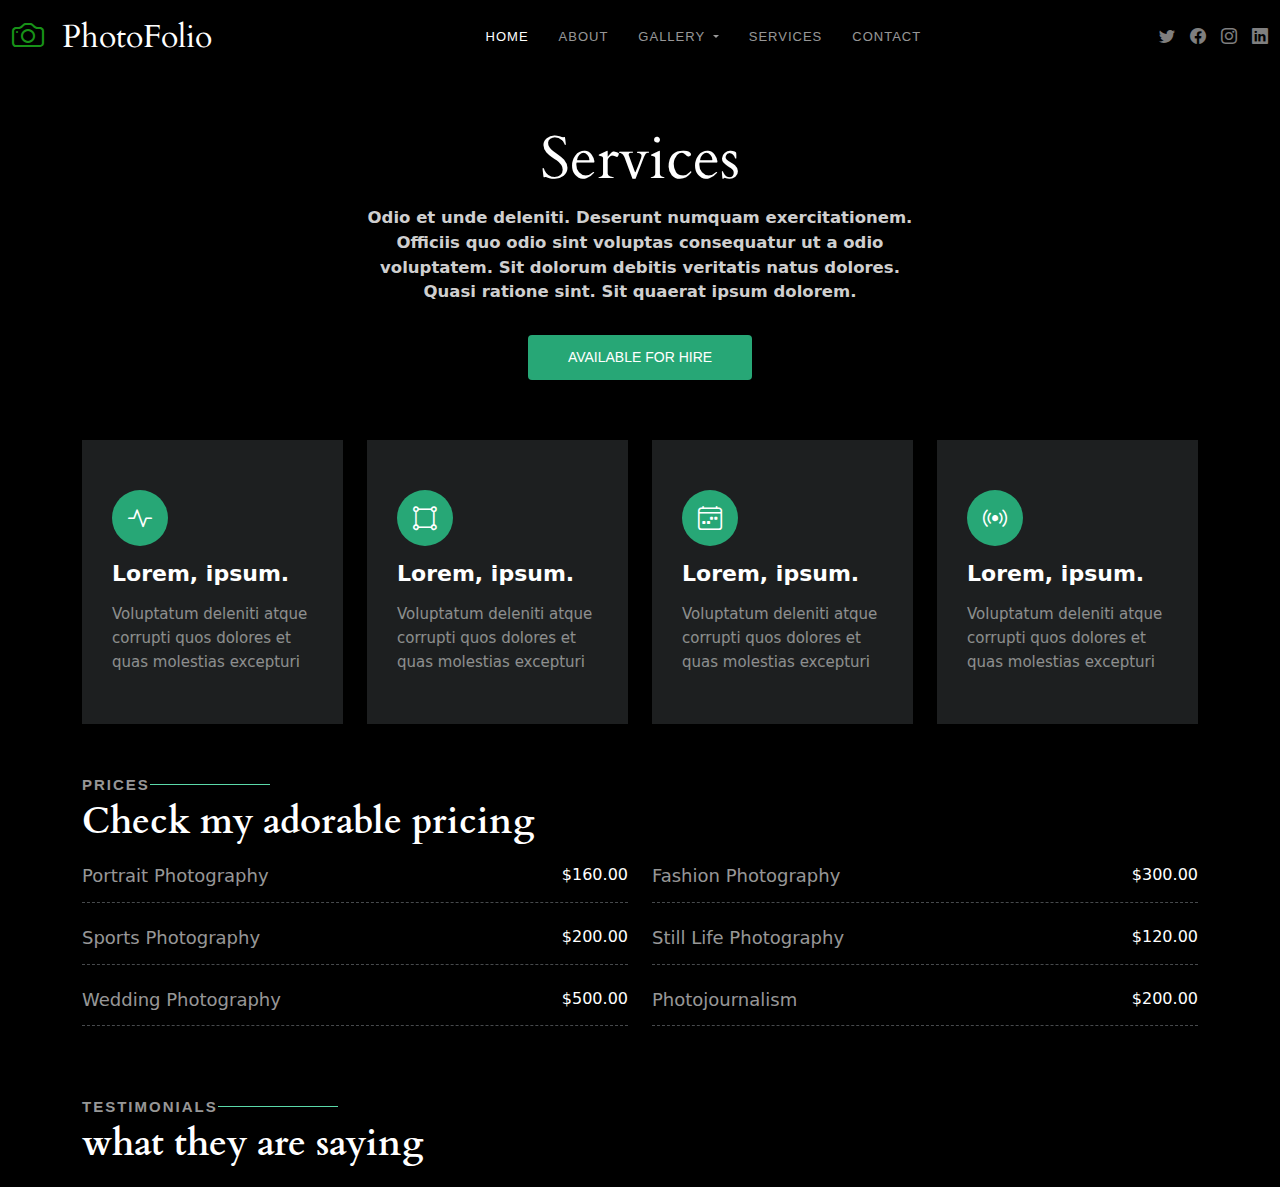
<file: service.html>
<!DOCTYPE html>
<html lang="en">
<head>
    <meta charset="UTF-8">
    <meta http-equiv="X-UA-Compatible" content="IE=edge">
    <meta name="viewport" content="width=device-width, initial-scale=1.0">
    <title>SERVICES</title>
    <link rel="stylesheet" href="https://cdn.jsdelivr.net/npm/bootstrap@5.3.0-alpha3/dist/css/bootstrap.min.css">
    <link rel="stylesheet" href="index.css">
    <link href="https://fonts.googleapis.com/css2?family=Cardo&display=swap" rel="stylesheet">
    <link rel="stylesheet" href="https://cdnjs.cloudflare.com/ajax/libs/font-awesome/4.7.0/css/font-awesome.min.css">
    <link href="https://fonts.googleapis.com/css2?family=Inter:wght@100&display=swap" rel="stylesheet">
    <link rel="stylesheet" href="https://cdn.jsdelivr.net/npm/bootstrap-icons@1.10.5/font/bootstrap-icons.css">

</head>
<body>
    <header class="head">
        <nav class="navbar navbar-expand-lg">
            <div class="container-fluid">
                <a class="navbar-brand" href="#"> <i class="bi bi-camera"></i>&nbsp; PhotoFolio</a>
                <button class="navbar-toggler" type="button" data-bs-toggle="collapse"
                    data-bs-target="#navbarSupportedContent" aria-controls="navbarSupportedContent"
                    aria-expanded="false" aria-label="Toggle navigation">
                    <span class="navbar-toggler-icon"><i class="fa fa-bars"></i></span>
                </button>
                <div class="collapse navbar-collapse" id="navbarSupportedContent">
                    <ul class="navbar-nav m-auto mb-2 mb-lg-0">
                        <li class="nav-item">
                            <a class="nav-link active" aria-current="page" href="index.html">HOME</a>
                        </li>
                        <li class="nav-item">
                            <a class="nav-link" href="about.html">ABOUT</a>
                        </li>
                        <li class="nav-item dropdown">
                            <a class="nav-link dropdown-toggle" href="gallery.html" role="button" data-bs-toggle="dropdown"
                                aria-expanded="false">
                                GALLERY
                            </a>
                            <ul class="dropdown-menu">
                                <li><a class="dropdown-item" href="#">Nature</a></li>
                                <li><a class="dropdown-item" href="#">People</a></li>
                                <li><a class="dropdown-item" href="#">Architecture</a></li>
                                <li><a class="dropdown-item" href="#">Animal</a></li>
                                <li><a class="dropdown-item" href="#">Sports</a></li>
                                <li><a class="dropdown-item" href="#">Travel</a></li>
                            </ul>
                        </li>
                        <li class="nav-item">
                            <a class="nav-link" href="service.html">SERVICES</a>
                        </li>
                        <li class="nav-item">
                            <a class="nav-link" href="form.html">CONTACT</a>
                        </li>
                    </ul>
                    <div class="icon">
                        <a href="#"><i class="bi bi-twitter"></i></a>
                        <a href="#"><i class="bi bi-facebook"></i></a>
                        <a href="#"><i class="bi bi-instagram"></i></a>
                        <a href="#"><i class="bi bi-linkedin"></i></a>
                    </div>
                </div>
            </div>
        </nav>
    </header>
    <section class="Services">
        <div class="container">
            <div class="row justify-content-center">
                <div class="col-lg-6 text-center">
                    <h2>Services</h2>
                    <p>Odio et unde deleniti. Deserunt numquam exercitationem. Officiis quo odio sint voluptas consequatur ut a odio voluptatem. Sit dolorum debitis veritatis natus dolores. Quasi ratione sint. Sit quaerat ipsum dolorem.</p>
                    <a href="#" class="button">AVAILABLE FOR HIRE</a>
                </div>
            </div>
        </div>
    </section>
    <section>
        <div class="container">
            <div class="row">
                <div class="col-lg-3">
                    <div class="activity">
                        <i class="bi bi-activity"></i>
                        <h4><a href="#">Lorem, ipsum.</a></h4>
                        <p>Voluptatum deleniti atque corrupti quos dolores et quas molestias excepturi</p>
                    </div>
                </div>
                <div class="col-lg-3">
                    <div class="activity">
                        <i class="bi bi-bounding-box-circles"></i>
                        <h4><a href="#">Lorem, ipsum.</a></h4>
                        <p>Voluptatum deleniti atque corrupti quos dolores et quas molestias excepturi</p>
                    </div>
                </div>
                <div class="col-lg-3">
                    <div class="activity">
                        <i class="bi bi-calendar4-week"></i>
                        <h4><a href="#">Lorem, ipsum.</a></h4>
                        <p>Voluptatum deleniti atque corrupti quos dolores et quas molestias excepturi</p>
                    </div>
                </div>
                <div class="col-lg-3">
                    <div class="activity">
                        <i class="bi bi-broadcast"></i>
                        <h4><a href="#">Lorem, ipsum.</a></h4>
                        <p>Voluptatum deleniti atque corrupti quos dolores et quas molestias excepturi</p>
                    </div>
                </div>
            </div>
        </div>
    </section>
    <section class="price">
        <div class="container">
            <div class="section-header">
                <h2>PRICES</h2>
                <p>Check my adorable pricing</p>
            </div>
            <div class="row gy-4">
                <div class="col-lg-6">
                    <div class="pricing-item">
                        <h3>Portrait Photography</h3>
                        <h4>$160.00</h4>
                    </div>
                </div>
                <div class="col-lg-6">
                    <div class="pricing-item">
                        <h3>Fashion Photography</h3>
                        <h4>$300.00
                        </h4>
                    </div>
                </div>
                <div class="col-lg-6">
                    <div class="pricing-item">
                        <h3>Sports Photography</h3>
                        <h4>$200.00</h4>
                    </div>
                </div>
                <div class="col-lg-6">
                    <div class="pricing-item">
                        <h3>Still Life Photography</h3>
                        <h4>$120.00</h4>
                    </div>
                </div>
                <div class="col-lg-6">
                    <div class="pricing-item">
                        <h3>Wedding Photography</h3>
                        <h4>$500.00</h4>
                    </div>
                </div>
                <div class="col-lg-6">
                    <div class="pricing-item">
                        <h3>Photojournalism</h3>
                        <h4>$200.00</h4>
                    </div>
                </div>
            </div>
          </div>
    </section>
    <section class="testi">
        <div class="container">
            <div class="section-header">
                <h2>testimonials</h2>
                <p>what they are saying</p>
            </div>
          </div>
    </section>
</body>
</html>
</file>
<file: index.css>
*{
    margin: 0;
    padding: 0;
    box-sizing: border-box;
}
html{
    scroll-behavior: smooth;
}
body{
    background-color: black;
}
a{
    text-decoration: none;
}
.head{
    position: sticky;
    top: 0;
    z-index: 1000;
}
.navbar{
    background-color:rgb(0, 0, 0) !important;
}
.navbar-nav a{
    color: rgba(255, 255, 255, 0.6);
    transition: .3s all;
    font-size: 13px;
    font-family:  sans-serif;
    letter-spacing: 1px;
    font-weight:400;
    white-space: nowrap;
    padding: 10px 0 10px 30px !important;
    background-color: black;
}
.navbar-nav a:hover{
    color:#fff;
}
.active{
    color: #fff !important;
}
.navbar-brand{
    color: #fff;
    font-size: 32px;
    font-family: 'Cardo', serif;
}
.navbar-brand:hover{
    color: #fff;
}
.navbar-brand i{
    color: rgb(24, 145, 24);
    font-size: 32px;
}
.icon a{
    color:rgba(255, 255, 255, 0.5) ;
    padding: 0 0 0 10px;
    transition: .3s all;
}
.icon a:hover{
    color: #fff;
}
.navbar-toggler-icon i{
    color: rgba(255, 255, 255, 0.5);
    font-size: 29px;
}
.navbar-toggler{
    border: 2px solid rgba(255, 255, 255, 0.5);
    border-color: rgba(255, 255, 255, 0.5);
}
.banner{
    width: 100%;
    min-height: 30vh;
    background-size: cover;
    display: flex;
    align-items: center;
    justify-content: center;
    padding: 140px 0 60px 0;
    background-color: black;
}
.banner h2{
    margin: 0 0 10px 0;
    font-size: 42px;
    font-weight: 700;
    color: #fff;
    font-family: 'Cardo', serif;
}
.banner h2 span{
    position: relative;
    z-index: 1;
    padding: 0 5px;
    display: inline-block;
}
.banner h2 span::before{
    content: "";
    position: absolute;
    height: 50%;
    bottom: 0;
    right: 0;
    left: 0;
    z-index: -1;
    background-color: #27a776;
}
.banner p{
    color: rgba(255, 255, 255, 0.5);
    margin-bottom: 30px;
    font-size: 18px;
}
.banner .button{
    font-family:  sans-serif;
    font-size: 14px;
    font-weight: 400;
    display: inline-block;
    padding: 12px 40px;
    border-radius: 4px;
    letter-spacing: 1;
    text-transform: uppercase;
    transition: 0.3s all;
    color: #fff;
    background-color: #27a776;
}
.banner .button:hover{
    background-color: #0aee96;
    color: #fff;
}
.gallery .gallery-item{
    border-radius:20px;
    position: relative;
    overflow: hidden;
  }
.gallery .gallery-item:hover .img-fluid {
    transform: scale(1.05);
  }
  
  .gallery .gallery-item .img-fluid {
    border-radius: 20px;
    display: block;
    transition: all 0.5s;
  }
  .footer{
    margin-top: 30px;
    padding: 30px 0;
    font-size: 14px;
    border-top: 1px solid rgba(255, 255, 255, 0.15);
}
.footer .copyright{
    text-align: center;
    color: rgba(255, 255, 255, 0.8);;
}
.footer .credits{
    padding-top: 6px;
    text-align: center;
    font-size: 13px;
    color: rgba(255, 255, 255, 0.8);
}
.footer .credits a{
    color: #0aee96;
}

/* *****************about page start************** */
.about{
    width: 100%;
    min-height: 30vh;
    background-size: cover;
    display: flex;
    background-color: black;
}
.about h2{
    padding: 45px 0 10px 0;
    font-size: 60px;
    font-weight: 400;
    color: #fff;
    font-family: 'Cardo', serif;
}
.about p{
    color: rgba(245, 241, 241, 0.884);
    font-size: 17px;
}
.about .button{
    font-family:  sans-serif;
    font-size: 14px;
    font-weight: 400;
    display: inline-block;
    padding: 12px 40px;
    border-radius: 4px;
    letter-spacing: 1;
    text-transform: uppercase;
    transition: 0.3s all;
    color: #fff;
    background-color: #27a776;
}
.about .button:hover{
    background-color: #0aee96;
    color: #fff;
}
.profile{
    width: 100%;
    background-size: cover;
    display: flex;
    background-color: black;
    margin-top: 60px;
}
.img-fluid{
    max-width: 100% !important;
    height: auto !important;
}
.col-lg-5 h3{
    font-size:34pxpx;
    font-weight: 700;
    color: #0aee96;
}
.col-lg-5 p{
    color:#fff;
    font-size: 17px;
}
.profile ul{
    list-style: none;
    padding: 0;
}
.profile ul li{
    padding-top: 20PX;
}
.profile ul li i{
    color: #0aee96;
}
.profile ul strong{
    color: #fff;
}
.profile ul span{
    color: #fff;
}
.py-3{
    padding: 1rem;
}
.testimonials{
    margin-top: 80px;
}
.section-header h2{
    font-size: 15px;
    font-weight: 600;
    padding: 0;
    line-height: 1px;
    margin: 0 0 5px 0;
    letter-spacing: 2px;
    text-transform: uppercase;
    color: rgba(255, 255, 255, 0.6);
    font-family: sans-serif;
}
.section-header h2::after{
    content: "";
    width: 120px;
    height: 1px;
    display: inline-block;
    background: #5bd9a9;
    margin-bottom: 5px;
}
.section-header p{
    font-size: 36px;
    font-weight: 700;
    font-family: 'Cardo', serif;
    color: #fff;
}
.slide{
    margin: auto;
    display: flex;
    justify-content: center;
}
.carousel-inner{
    width: 350px;
    height: 480px;
    background-color:rgba(255, 255, 255, 0.15);
    border-radius: 2px;
}
/* *****************about page End************** */
/*****************rough work*********************/
.heading{
    background-color:rgb(32, 31, 31);
    display: flex;
    margin: auto;
    align-items: center;
    width: 350px;
}
.images-1{
    margin: auto;
    width: 350px;
    height: 480px;
    background-color:rgba(255, 255, 255, 0);
    padding-top: 50px;
}
.picture{
    margin: auto;
    width: 100px;
    height: 100px;
    background-color:rgba(255, 255, 255, 0);
}
.picture img{
    height: 110px;
    width: 110px;
    border-radius: 50%;
    border: 5px solid gray;
}
.images-1 p{
    font-style: italic;
    padding:10px 25px;
    font-size: 19px;
    font-weight:500;
    font-family: sans-serif;
    color: #fff;
    line-height: 25px;
}
.name h3{
    color: #fff;
    padding-top: 20px;
    padding-left: 115px;
    font-family: sans-serif;
    font-size: 20px;
}
.name h4{
    color: rgba(255, 255, 255, 0.520);
    font-family: sans-serif;
    padding:7px 0 0 120px;
    font-size: 18px;
    justify-content: center;
}
.star{
   margin: auto; 
   padding:0 110px;
}
.star i{
    color: gold;
}
/*****************gallery*********************/
.nature{
    width: 100%;
    min-height: 30vh;
    background-size: cover;
    display: flex;
    align-items: center;
    justify-content: center;
    padding: 50px 0 60px 0;
    background-color: black;
}
.nature h2{
    margin: 0 0 10px 0;
    font-size: 50px;
    font-weight: 400;
    color: #fff;
    font-family: 'Cardo', serif;
}
.nature .button{
    font-family:  sans-serif;
    font-size: 14px;
    font-weight: 400;
    display: inline-block;
    padding: 12px 40px;
    border-radius: 4px;
    letter-spacing: 1;
    text-transform: uppercase;
    transition: 0.3s all;
    color: #fff;
    background-color: #27a776;
}
.nature p{
    color: rgba(255, 255, 255, 0.5);
    margin-bottom: 30px;
    font-size: 16px;
}
.nature .button:hover{
    background-color: #0aee96;
    color: #fff;
}
/****************services*****************/
.Services{
    width: 100%;
    min-height: 30vh;
    background-size: cover;
    display: flex;
    align-items: center;
    justify-content: center;
    padding: 50px 0 60px 0;
    background-color: black;
}
.Services h2{
    margin: 0 0 10px 0;
    font-size: 60px;
    font-weight: 400;
    color: #fff;
    font-family: 'Cardo', serif;
}
.Services .button{
    font-family:  sans-serif;
    font-size: 14px;
    font-weight: 400;
    display: inline-block;
    padding: 12px 40px;
    border-radius: 4px;
    letter-spacing: 1;
    text-transform: uppercase;
    transition: 0.3s all;
    color: #fff;
    background-color: #27a776;
}
.Services p{
    color: rgba(255, 255, 255, 0.822);
    margin-bottom: 30px;
    font-size: 16.5px;
    font-weight: 600;
}
.Services .button:hover{
    background-color: #0aee96;
    color: #fff;
}
.activity i{
    width: 56px;
    height: 56px;
    color: #fff;
    font-size: 24px;
    background: #27a776;
    transition: 0.3s all;
    display: flex;
    align-items: center;
    justify-content: center;
    border-radius: 50%;
}
.activity:hover i{
    color: #27a776;
    background-color: #fff;
}
.activity{
    background-color: #1d1f20;
    height: 100%;
    padding: 50px 30px;
    overflow: hidden;
    position: relative;
    z-index: 1;
    cursor: pointer;
}
.activity h4{
    font-weight: 600;
    transition: 0.3 all;
    font-size: 22px;
    margin: 15px 0 0 0;
}
.activity h4 a{
    color: #fff;
}
.activity p{
    line-height: 24px;
    font-size: 15px;
    margin: 15px 0 0 0;
    color:rgba(255, 255, 255, 0.5);
}
.activity::before{
    content: "";
    position: absolute;
    background-color: #1d1f20;
    transition: 0.3s all;
    z-index: -1;
    top: 0;
    bottom: 0;
    left: 0;
    right: 0;
    height: 0;
}
.activity:hover::before{
    background-color: #27a776;
    height: 100%;
}
.price{
    margin-top: 60px;
}
.pricing-item{
    border-bottom: 1px dashed #474a4d;
    width: 100%;
    height: 100%;
    padding: 0 0 15px 0;
    display: flex;
    justify-content: space-between;
}
.pricing-item h3{
    margin: 0;
    font-size: 18px;
    font-weight: 500;
    color: rgba(255, 255, 255, 0.6);
}
.pricing-item h4{
    margin: 0;
    font-size: 16px; 
    color: #fff;
}
.testi{
    margin-top: 80px;
}
/*****************form****************/
.contact{
    margin-top: 50px;
    display: flex;
    width: auto;
    height: auto;
    justify-content: center;
    align-items: center;
}
.contact .info-item i{
    font-size: 20px;
    color: #27a776;
    width: 44px;
    height: 44px;
    background: #222425;
    border-radius: 50px;
    display: flex;
    justify-content: center;
    align-items: center;
    margin-right: 10px;
}
 .info-item:hover i{
    color: #fff;
    background-color: #27a776;
    transition: 0.5s all;
}
.contact .info-item h4{
    padding: 0;
    font-size: 20px;
    font-weight: 600;
    margin-bottom: 5px;
    color: rgba(255, 255, 255, 0.5);
}
.contact .info-item p{
    font-size: 14px;
    color: #fff;
}
.text-area textarea{
    width: 100%;
    border-radius: 4px;
}
 input{
    border-radius: 4px;
    background-color: #222425 !important;
    border: 1px solid #474a4d !important;
    color: #fff !important;
}
</file>
